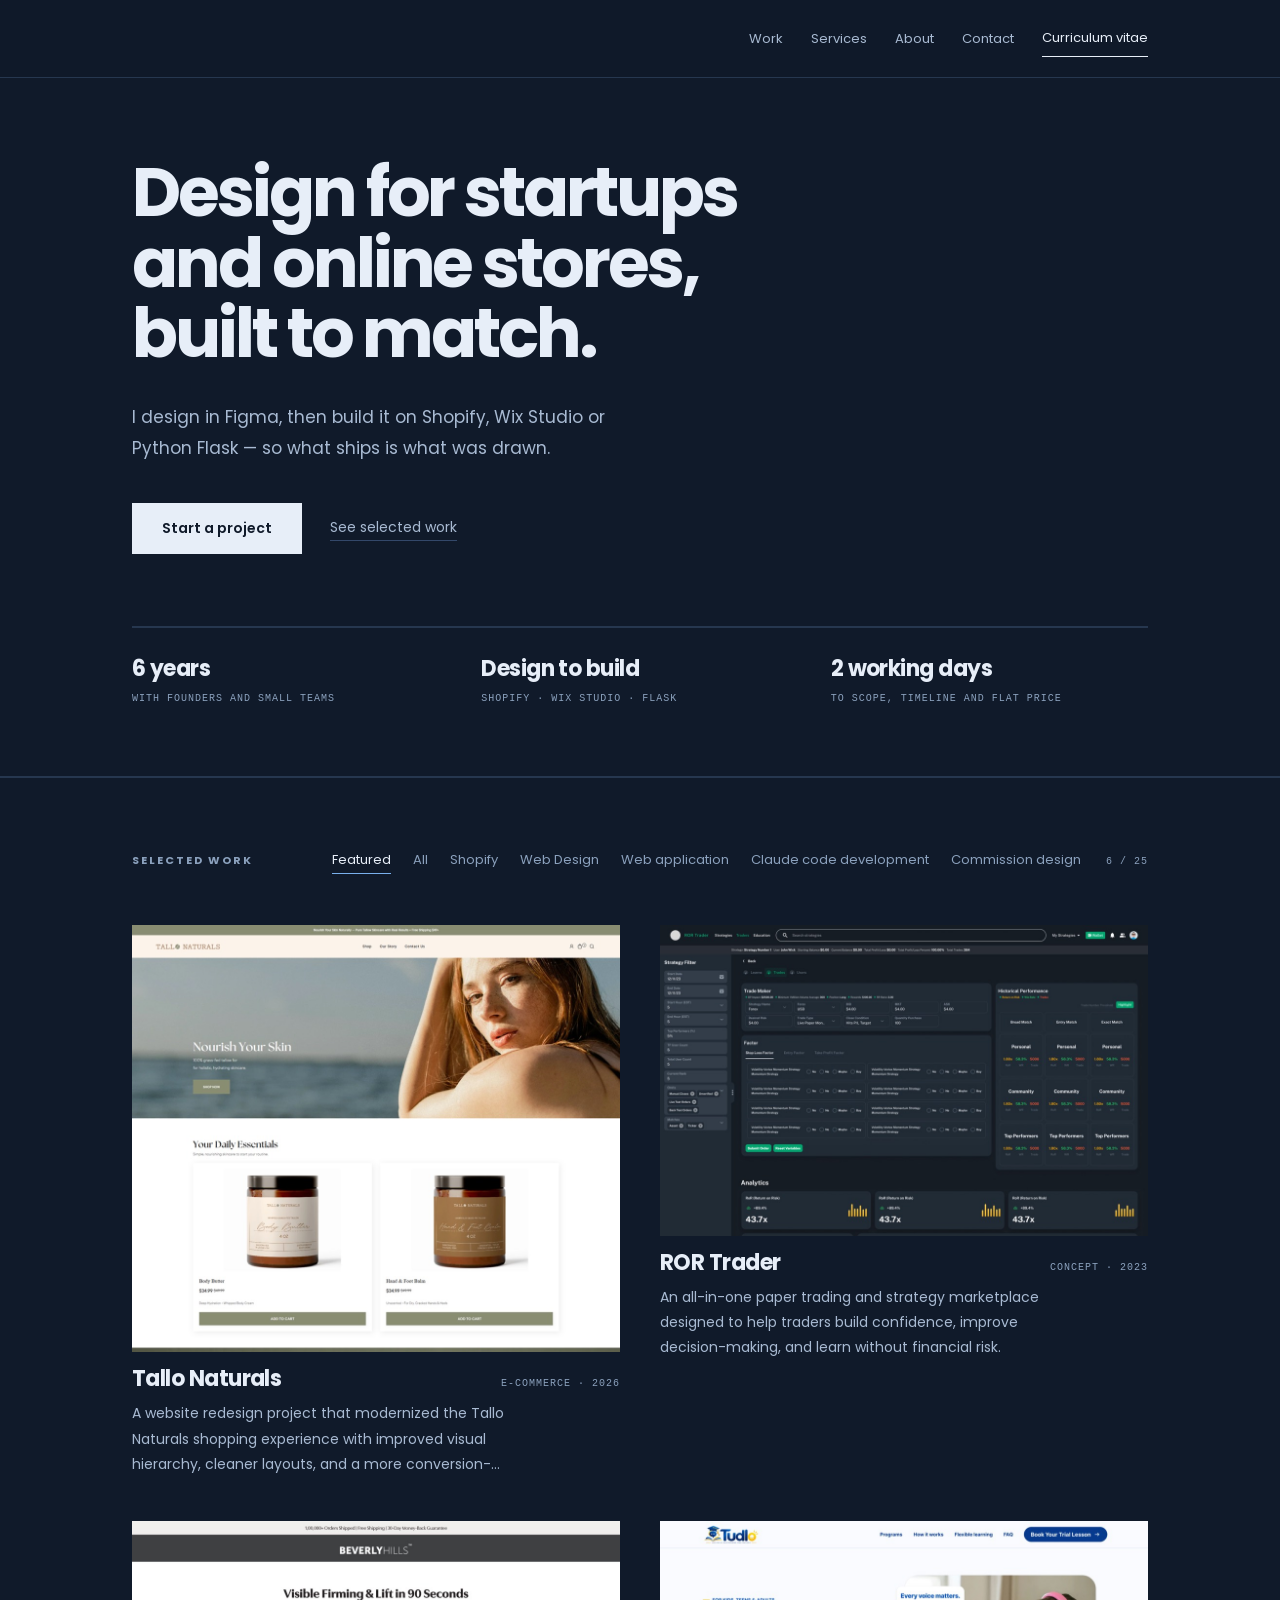
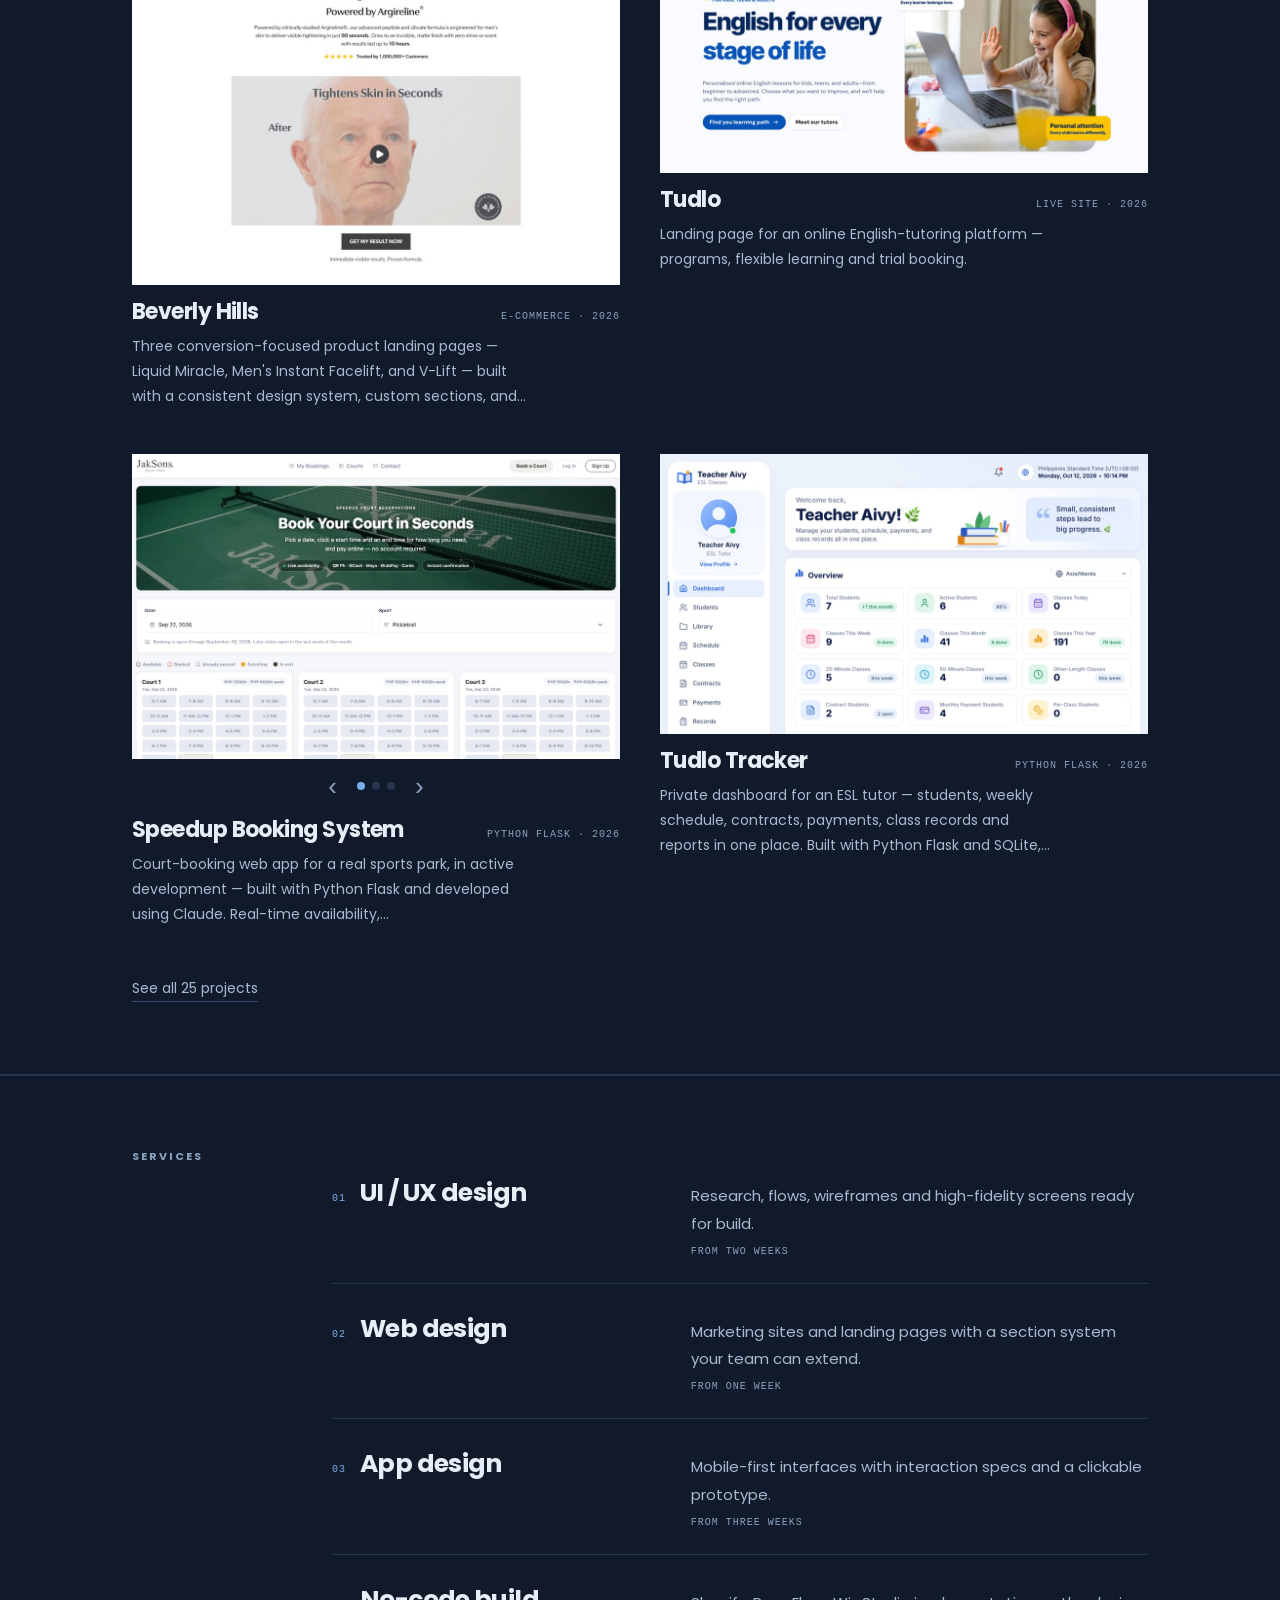
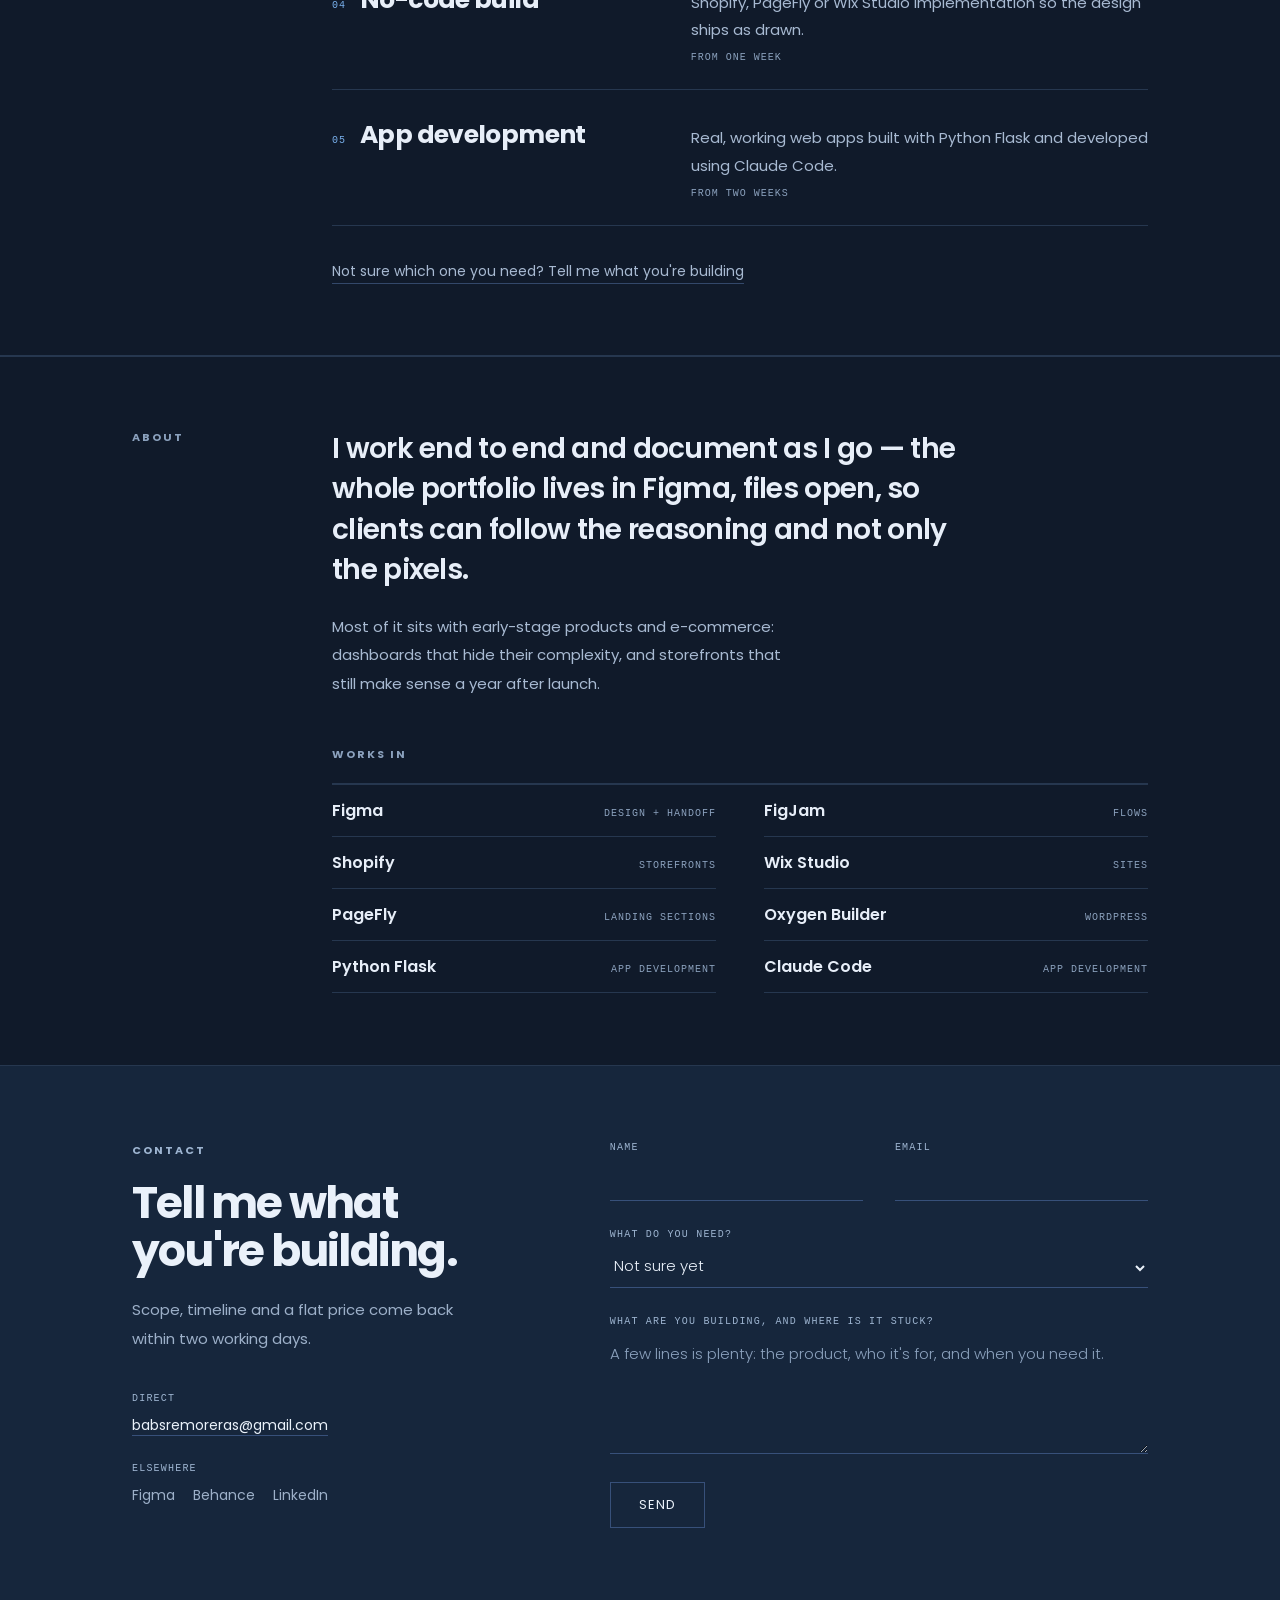
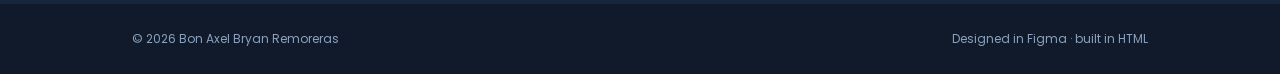
<file: index.html>
<!doctype html>
<html lang="en">
  <head>
    <meta charset="utf-8" />
    <meta name="viewport" content="width=device-width, initial-scale=1" />
    <title>Bon Axel Bryan Remoreras — UI/UX Designer</title>
    <meta
      name="description"
      content="UI/UX designer for early-stage products and e-commerce — research, flows, high-fidelity design and no-code or Flask builds."
    />

    <link rel="preconnect" href="https://fonts.googleapis.com" />
    <link rel="preconnect" href="https://fonts.gstatic.com" crossorigin />
    <link
      rel="stylesheet"
      href="https://fonts.googleapis.com/css2?family=Poppins:wght@400;500;600;700;800&display=swap"
    />

    <link rel="stylesheet" href="styles.css" />
  </head>
  <body>
    <header class="site-header">
      <div class="container header-inner">
        <nav class="nav-links" aria-label="Primary">
          <a href="#projects">Work</a>
          <a href="#services">Services</a>
          <a href="#about">About</a>
          <a href="#contact">Contact</a>
          <a
            class="cv-link"
            href="https://www.figma.com/design/pC7PWLeiJ2c6c2HPJKfG0R/Personal-Portfolio"
            target="_blank"
            rel="noopener"
            >Curriculum vitae</a
          >
        </nav>
      </div>
    </header>

    <main>
      <section id="home" class="hero">
        <div class="container">
          <h1 class="hero-title">
            Design for startups and online stores, built to match.
          </h1>
          <p class="hero-lede">
            I design in Figma, then build it on Shopify, Wix Studio or Python
            Flask — so what ships is what was drawn.
          </p>
          <div class="hero-actions">
            <a class="btn-primary" href="#contact">Start a project</a>
            <a class="btn-link" href="#projects">See selected work</a>
          </div>

          <div class="hero-facts">
            <div>
              <p class="hero-fact-value">6 years</p>
              <p class="meta-mono">With founders and small teams</p>
            </div>
            <div>
              <p class="hero-fact-value">Design to build</p>
              <p class="meta-mono">Shopify · Wix Studio · Flask</p>
            </div>
            <div>
              <p class="hero-fact-value">2 working days</p>
              <p class="meta-mono">To scope, timeline and flat price</p>
            </div>
          </div>
        </div>
      </section>

      <section id="projects" class="section">
        <div class="container">
          <div class="projects-toolbar">
            <p class="eyebrow">Selected work</p>
            <div class="projects-toolbar-right">
              <div class="filter-list" id="filter-list"></div>
              <span class="meta-mono projects-count" id="projects-count"></span>
            </div>
          </div>
          <div class="projects-grid" id="projects-grid"></div>
          <p class="projects-more">
            <button type="button" class="btn-link" id="show-all"></button>
          </p>
        </div>
      </section>

      <section id="services" class="section">
        <div class="container section-grid">
          <p class="eyebrow">Services</p>
          <div>
            <div class="service-list" id="service-list"></div>
            <p class="section-cta">
              <a class="btn-link" href="#contact"
                >Not sure which one you need? Tell me what you're building</a
              >
            </p>
          </div>
        </div>
      </section>

      <section id="about" class="section">
        <div class="container section-grid">
          <p class="eyebrow">About</p>
          <div>
            <p class="about-lede">
              I work end to end and document as I go — the whole portfolio lives
              in Figma, files open, so clients can follow the reasoning and not
              only the pixels.
            </p>
            <p class="about-body">
              Most of it sits with early-stage products and e-commerce:
              dashboards that hide their complexity, and storefronts that still
              make sense a year after launch.
            </p>

            <p class="eyebrow">Works in</p>
            <div class="platform-list" id="platform-list"></div>
            <!-- <p class="eyebrow">Availability</p> -->
            <!-- <p class="availability-text">
              Two project slots open for Q4 2026. Replies with scope and a
              flat price within two working days.
            </p> -->
          </div>
        </div>
      </section>

      <section id="contact" class="section contact">
        <div class="container contact-grid">
          <div class="contact-intro">
            <p class="eyebrow eyebrow--field">Contact</p>
            <h2 class="contact-heading">Tell me what you're building.</h2>
            <p class="contact-lede">
              Scope, timeline and a flat price come back within two working
              days.
            </p>

            <div class="contact-details">
              <div>
                <p class="meta-mono contact-label">Direct</p>
                <a class="contact-link" href="mailto:babsremoreras@gmail.com"
                  >babsremoreras@gmail.com</a
                >
              </div>
              <div>
                <p class="meta-mono contact-label">Elsewhere</p>
                <div class="social-row">
                  <a
                    class="social-row-link"
                    href="https://www.figma.com/design/pC7PWLeiJ2c6c2HPJKfG0R/Personal-Portfolio"
                    target="_blank"
                    rel="noopener"
                    >Figma</a
                  >
                  <a
                    class="social-row-link"
                    href="https://www.behance.net/bonaxeremorer"
                    target="_blank"
                    rel="noopener"
                    >Behance</a
                  >
                  <a
                    class="social-row-link"
                    href="https://www.linkedin.com/in/bonaxelbryanremoreras/"
                    target="_blank"
                    rel="noopener"
                    >LinkedIn</a
                  >
                </div>
              </div>
            </div>
          </div>

          <div>
            <form id="contact-form" class="contact-form">
              <input
                type="checkbox"
                name="botcheck"
                tabindex="-1"
                autocomplete="off"
                class="botcheck"
              />
              <label class="form-field">
                <span class="meta-mono contact-label">Name</span>
                <input
                  type="text"
                  name="name"
                  autocomplete="name"
                  required
                  class="form-input"
                />
              </label>
              <label class="form-field">
                <span class="meta-mono contact-label">Email</span>
                <input
                  type="email"
                  name="email"
                  autocomplete="email"
                  required
                  class="form-input"
                />
              </label>
              <label class="form-field form-field--wide">
                <span class="meta-mono contact-label">What do you need?</span>
                <select
                  name="service"
                  id="service-select"
                  class="form-input"
                ></select>
              </label>
              <label class="form-field form-field--wide">
                <span class="meta-mono contact-label"
                  >What are you building, and where is it stuck?</span
                >
                <textarea
                  name="message"
                  rows="4"
                  required
                  placeholder="A few lines is plenty: the product, who it's for, and when you need it."
                  class="form-input"
                ></textarea>
              </label>
              <div class="form-field--wide">
                <button type="submit" class="form-submit" id="form-submit">
                  Send
                </button>
              </div>
            </form>
          </div>
        </div>
      </section>
    </main>

    <footer class="site-footer">
      <div class="container footer-inner">
        <span>© 2026 Bon Axel Bryan Remoreras</span>
        <span>Designed in Figma · built in HTML</span>
      </div>
    </footer>

    <script src="script.js" defer></script>
  </body>
</html>
</file>
<file: styles.css>
/* ---------------------------------------------------------------
   Theme tokens
--------------------------------------------------------------- */
/* Dark only. */
:root {
  --ground: #101a2a;
  --header-bg: rgba(16, 26, 42, 0.9);
  --ink: #e7eef8;
  --body: #a8bad2;
  --label: #8ba1bd;
  --rule: #26374f;
  --rule-soft: #33486a;
  --ph-a: #1a2740;
  --ph-b: #152034;
  --accent: #79b0ec;
  --btn-bg: #e7eef8;
  --btn-fg: #101a2a;
  --field: #16263c;
  --on-field: #eaf1fa;
  --field-label: #9db4d0;
  --field-rule: #37507a;
  --field-accent: #8dc0f2;
  --field-body: #9db0c9;
  --gutter: 32px; /* side padding for every full-width block */
}

/* ---------------------------------------------------------------
   Reset & base
--------------------------------------------------------------- */
*,
*::before,
*::after {
  box-sizing: border-box;
}

body {
  margin: 0;
  background: var(--ground);
  color: var(--ink);
  font-family: Poppins, system-ui, sans-serif;
  font-weight: 400;
  -webkit-font-smoothing: antialiased;
}

a {
  color: var(--ink);
  text-decoration: none;
}

input::placeholder,
textarea::placeholder {
  color: var(--label);
}

:focus-visible {
  outline: 1px solid var(--accent);
  outline-offset: 3px;
}

img {
  max-width: 100%;
}

.container {
  max-width: 1080px;
  margin: 0 auto;
  padding: 0 var(--gutter);
}

/* Reused typography patterns */
.eyebrow {
  margin: 0 0 20px;
  font-size: 11px;
  font-weight: 700;
  letter-spacing: 0.18em;
  text-transform: uppercase;
  color: var(--label);
}

.eyebrow--field {
  color: var(--field-label);
}

.meta-mono {
  font: 10px ui-monospace, Menlo, monospace;
  letter-spacing: 0.1em;
  text-transform: uppercase;
  color: var(--label);
}

/* ---------------------------------------------------------------
   Header
--------------------------------------------------------------- */
.site-header {
  position: sticky;
  top: 0;
  z-index: 50;
  background: var(--header-bg);
  backdrop-filter: blur(8px);
  border-bottom: 1px solid var(--rule);
}

.header-inner {
  padding: 20px var(--gutter);
  display: flex;
  justify-content: flex-end;
}

.nav-links {
  display: flex;
  flex-wrap: wrap;
  align-items: center;
  justify-content: flex-end;
  gap: 8px 28px;
  font-size: 13px;
}

.nav-links a {
  color: var(--body);
}

.nav-links a:hover {
  color: var(--ink);
}

/* The CV is the one link that leaves the page, so it keeps its underline */
.nav-links .cv-link {
  color: var(--ink);
  padding: 8px 0;
  border-bottom: 1px solid var(--ink);
}

.nav-links .cv-link:hover {
  color: var(--accent);
  border-bottom-color: var(--accent);
}

/* ---------------------------------------------------------------
   Hero
--------------------------------------------------------------- */
.hero {
  padding: 80px 0 72px;
}

.hero-title {
  margin: 0 0 32px;
  font-size: 68px;
  line-height: 1.04;
  font-weight: 700;
  letter-spacing: -0.045em;
  max-width: 18ch;
  text-wrap: balance;
}

.hero-lede {
  margin: 0 0 40px;
  font-size: 17px;
  line-height: 1.8;
  color: var(--body);
  max-width: 46ch;
}

.hero-actions {
  display: flex;
  gap: 28px;
  align-items: center;
  flex-wrap: wrap;
}

.btn-primary {
  font-size: 14px;
  font-weight: 600;
  padding: 15px 30px;
  background: var(--btn-bg);
  color: var(--btn-fg);
}

.btn-primary:hover {
  background: var(--accent);
}

.btn-link {
  font-size: 14px;
  color: var(--body);
  border-bottom: 1px solid var(--rule-soft);
  padding-bottom: 2px;
}

.btn-link:hover {
  color: var(--ink);
  border-bottom-color: var(--ink);
}

/* Three plain facts under the hero, ruled like a spec sheet */
.hero-facts {
  display: grid;
  grid-template-columns: repeat(3, 1fr);
  gap: 32px;
  margin-top: 72px;
  padding-top: 24px;
  border-top: 2px solid var(--rule);
}

.hero-fact-value {
  margin: 0 0 8px;
  font-size: 22px;
  font-weight: 700;
  letter-spacing: -0.025em;
}

.hero-facts .meta-mono {
  margin: 0;
}

/* Tools list (About): two columns of name + note rows */
.platform-list {
  display: grid;
  grid-template-columns: 1fr 1fr;
  column-gap: 48px;
  border-top: 2px solid var(--rule);
}

.platform-row {
  display: flex;
  justify-content: space-between;
  align-items: baseline;
  gap: 16px;
  padding: 13px 0;
  border-bottom: 1px solid var(--rule);
}

.platform-name {
  font-size: 16px;
  font-weight: 600;
}

/* ---------------------------------------------------------------
   Generic section layout (Services / About)
--------------------------------------------------------------- */
.section {
  border-top: 2px solid var(--rule);
}

.section .section-grid {
  padding: 72px var(--gutter);
}

.section-grid {
  display: grid;
  grid-template-columns: 200px 1fr;
}

/* ---------------------------------------------------------------
   About
--------------------------------------------------------------- */
.about-lede {
  margin: 0 0 22px;
  font-size: 28px;
  line-height: 1.45;
  font-weight: 600;
  letter-spacing: -0.025em;
  max-width: 38ch;
}

.about-body {
  margin: 0 0 48px;
  font-size: 15px;
  line-height: 1.9;
  color: var(--body);
  max-width: 52ch;
}

.availability-text {
  margin: 0;
  font-size: 15px;
  line-height: 1.9;
  color: var(--body);
}

/* ---------------------------------------------------------------
   Services
--------------------------------------------------------------- */
.service-row {
  display: grid;
  grid-template-columns: 1fr 1.4fr;
  gap: 32px;
  padding: 26px 0;
  border-bottom: 1px solid var(--rule);
  align-items: baseline;
}

.service-heading {
  display: flex;
  gap: 14px;
  align-items: baseline;
}

.service-num {
  font: 10px ui-monospace, Menlo, monospace;
  letter-spacing: 0.1em;
  color: var(--accent);
}

.service-title {
  margin: 0;
  font-size: 25px;
  font-weight: 700;
  letter-spacing: -0.025em;
}

.service-body {
  margin: 0 0 8px;
  font-size: 15px;
  line-height: 1.85;
  color: var(--body);
}

.service-meta {
  margin: 0;
}

.section-cta {
  margin: 32px 0 0;
}

/* ---------------------------------------------------------------
   Projects
--------------------------------------------------------------- */
.projects-toolbar {
  display: grid;
  grid-template-columns: 200px 1fr;
  align-items: baseline;
  margin-bottom: 36px;
  padding-top: 72px;
}

.projects-toolbar-right {
  display: flex;
  flex-wrap: wrap;
  gap: 22px;
  align-items: baseline;
}

.filter-list {
  display: flex;
  flex-wrap: wrap;
  gap: 22px;
  flex: 1;
}

.filter-btn {
  cursor: pointer;
  background: none;
  border: 0;
  padding: 0 0 3px;
  font-family: inherit;
  font-size: 13px;
  color: var(--label);
  border-bottom: 1px solid transparent;
}

.filter-btn.is-active {
  color: var(--ink);
  border-bottom-color: var(--accent);
}

.projects-grid {
  display: grid;
  grid-template-columns: repeat(2, 1fr);
  gap: 44px 40px;
  padding-bottom: 72px;
}

.projects-more {
  margin: -24px 0 0;
  padding-bottom: 72px;
}

/* .btn-link is styled for anchors; this lets the same look sit on a button */
button.btn-link {
  cursor: pointer;
  background: none;
  border-width: 0 0 1px;
  border-style: solid;
  border-color: var(--rule-soft);
  border-radius: 0;
  padding: 0 0 2px;
  font-family: inherit;
}

button.btn-link:hover {
  border-color: var(--ink);
}

.project-media {
  display: block;
}

/* The frame hugs the image at full width, so nothing is left empty around it
   and nothing is cropped. Tall designs (posters, long emails) make a taller
   card. */
.media-frame {
  width: 100%;
  background: var(--ph-a);
  margin-bottom: 10px;
  position: relative;
  overflow: hidden;
}

.media-frame img {
  display: block;
  width: 100%;
  height: auto;
  transform: scale(1);
  transform-origin: 50% 50%;
  transition: transform 0.2s ease;
}

.media-frame img:hover {
  transform: scale(1.4);
}

.project-slot {
  position: relative;
}

.carousel-controls {
  display: flex;
  align-items: center;
  justify-content: center;
  gap: 12px;
  margin-bottom: 10px;
}

.carousel-arrow {
  cursor: pointer;
  background: none;
  border: 0;
  padding: 4px 8px;
  font-size: 26px;
  line-height: 1;
  color: var(--label);
}

.carousel-arrow:hover {
  color: var(--ink);
}

.carousel-dots {
  display: flex;
  gap: 7px;
}

.dot {
  width: 8px;
  height: 8px;
  padding: 0;
  border: 0;
  border-radius: 50%;
  cursor: pointer;
  background: var(--rule);
}

.dot.is-active {
  background: var(--accent);
}

.project-link {
  display: block;
}

.project-link:hover {
  opacity: 0.78;
}

.project-header {
  display: flex;
  justify-content: space-between;
  gap: 16px;
  align-items: baseline;
}

.project-title {
  margin: 0;
  font-size: 22px;
  font-weight: 700;
  letter-spacing: -0.025em;
}

.project-meta {
  white-space: nowrap;
}

.project-body {
  margin: 6px 0 0;
  font-size: 14px;
  line-height: 1.8;
  color: var(--body);
  max-width: 44ch;
  display: -webkit-box;
  -webkit-line-clamp: 3;
  -webkit-box-orient: vertical;
  overflow: hidden;
}

/* ---------------------------------------------------------------
   Contact
--------------------------------------------------------------- */
.contact {
  border-top: 1px solid var(--rule);
  background: var(--field);
  color: var(--on-field);
}

/* Intro + direct links on the left, the form on the right */
.contact-grid {
  display: grid;
  grid-template-columns: 0.85fr 1.15fr;
  gap: 80px;
  padding: 76px var(--gutter);
}

.contact-heading {
  margin: 0 0 22px;
  font-size: 44px;
  line-height: 1.08;
  font-weight: 700;
  letter-spacing: -0.04em;
  max-width: 14ch;
}

.contact-lede {
  margin: 0 0 40px;
  font-size: 15px;
  line-height: 1.9;
  color: var(--field-body);
  max-width: 36ch;
}

.contact-form {
  display: grid;
  grid-template-columns: repeat(auto-fit, minmax(min(220px, 100%), 1fr));
  gap: 28px 32px;
  color-scheme: dark; /* dark native dropdown */
}

.botcheck {
  display: none;
}

.form-field {
  display: block;
  min-width: 0;
}

.form-field--wide {
  grid-column: 1 / -1;
}

.form-field .contact-label {
  display: block;
}

.form-input {
  display: block;
  width: 100%;
  font-family: inherit;
  font-size: 15px;
  font-weight: 300;
  background: transparent;
  border: 0;
  border-bottom: 1px solid var(--field-rule);
  border-radius: 0;
  color: var(--on-field);
  padding: 6px 0 10px;
}

.form-input:focus {
  border-bottom-color: var(--field-accent);
}

textarea.form-input {
  resize: vertical;
  line-height: 1.7;
}

select.form-input option {
  background: var(--field);
  color: var(--on-field);
}

.form-submit {
  cursor: pointer;
  background: none;
  border: 1px solid var(--field-rule);
  font-family: inherit;
  font-size: 13px;
  letter-spacing: 0.08em;
  text-transform: uppercase;
  color: var(--on-field);
  padding: 12px 28px;
}

.form-submit:hover:not(:disabled) {
  color: var(--field-accent);
  border-color: var(--field-accent);
}

.form-submit:disabled {
  cursor: default;
}

.contact-details {
  display: grid;
  gap: 24px;
  font-size: 14px;
  line-height: 1.9;
}

.contact-label {
  margin: 0 0 8px;
  letter-spacing: 0.12em;
  color: var(--field-label);
}

.contact-link {
  color: var(--on-field);
  border-bottom: 1px solid var(--field-rule);
}

.contact-link:hover {
  color: var(--field-accent);
  border-bottom-color: var(--field-accent);
}

.social-row {
  display: flex;
  gap: 18px;
  color: var(--field-body);
}

.social-row-link {
  color: var(--field-body);
}

.social-row-link:hover {
  color: var(--on-field);
}

/* ---------------------------------------------------------------
   Footer
--------------------------------------------------------------- */
.site-footer {
  padding: 26px 0;
  font-size: 12px;
  color: var(--label);
}

.footer-inner {
  display: flex;
  justify-content: space-between;
  flex-wrap: wrap;
  gap: 12px;
}

/* ---------------------------------------------------------------
   Responsive
--------------------------------------------------------------- */
@media (max-width: 880px) {
  .service-row,
  .section-grid,
  .projects-toolbar,
  .contact-grid {
    grid-template-columns: 1fr;
  }

  .contact-grid {
    gap: 48px;
  }

  .projects-grid {
    grid-template-columns: 1fr;
  }

  .hero-title {
    font-size: clamp(40px, 9vw, 68px);
  }

  .header-inner {
    padding-top: 6px;
    padding-bottom: 6px;
  }

  .nav-links {
    gap: 4px 22px;
  }
}

@media (max-width: 560px) {
  :root {
    --gutter: 20px;
  }

  .nav-links {
    gap: 4px 16px;
    font-size: 12px;
  }

  .hero {
    padding: 48px 0;
  }

  .hero-facts {
    grid-template-columns: 1fr;
    gap: 20px;
    margin-top: 48px;
  }

  .platform-list {
    grid-template-columns: 1fr;
  }

  .section .section-grid,
  .contact-grid {
    padding-top: 48px;
    padding-bottom: 48px;
  }

  .projects-toolbar {
    padding-top: 48px;
  }

  .projects-toolbar-right {
    flex-direction: column;
    align-items: flex-start;
    gap: 14px;
  }

  .filter-list {
    flex: none;
    gap: 14px 18px;
  }

  .contact-heading {
    font-size: 34px;
  }

  .about-lede {
    font-size: 22px;
  }
}

/* The page jumps between sections; keep headings clear of the sticky header */
html {
  scroll-padding-top: 72px;
}
</file>
